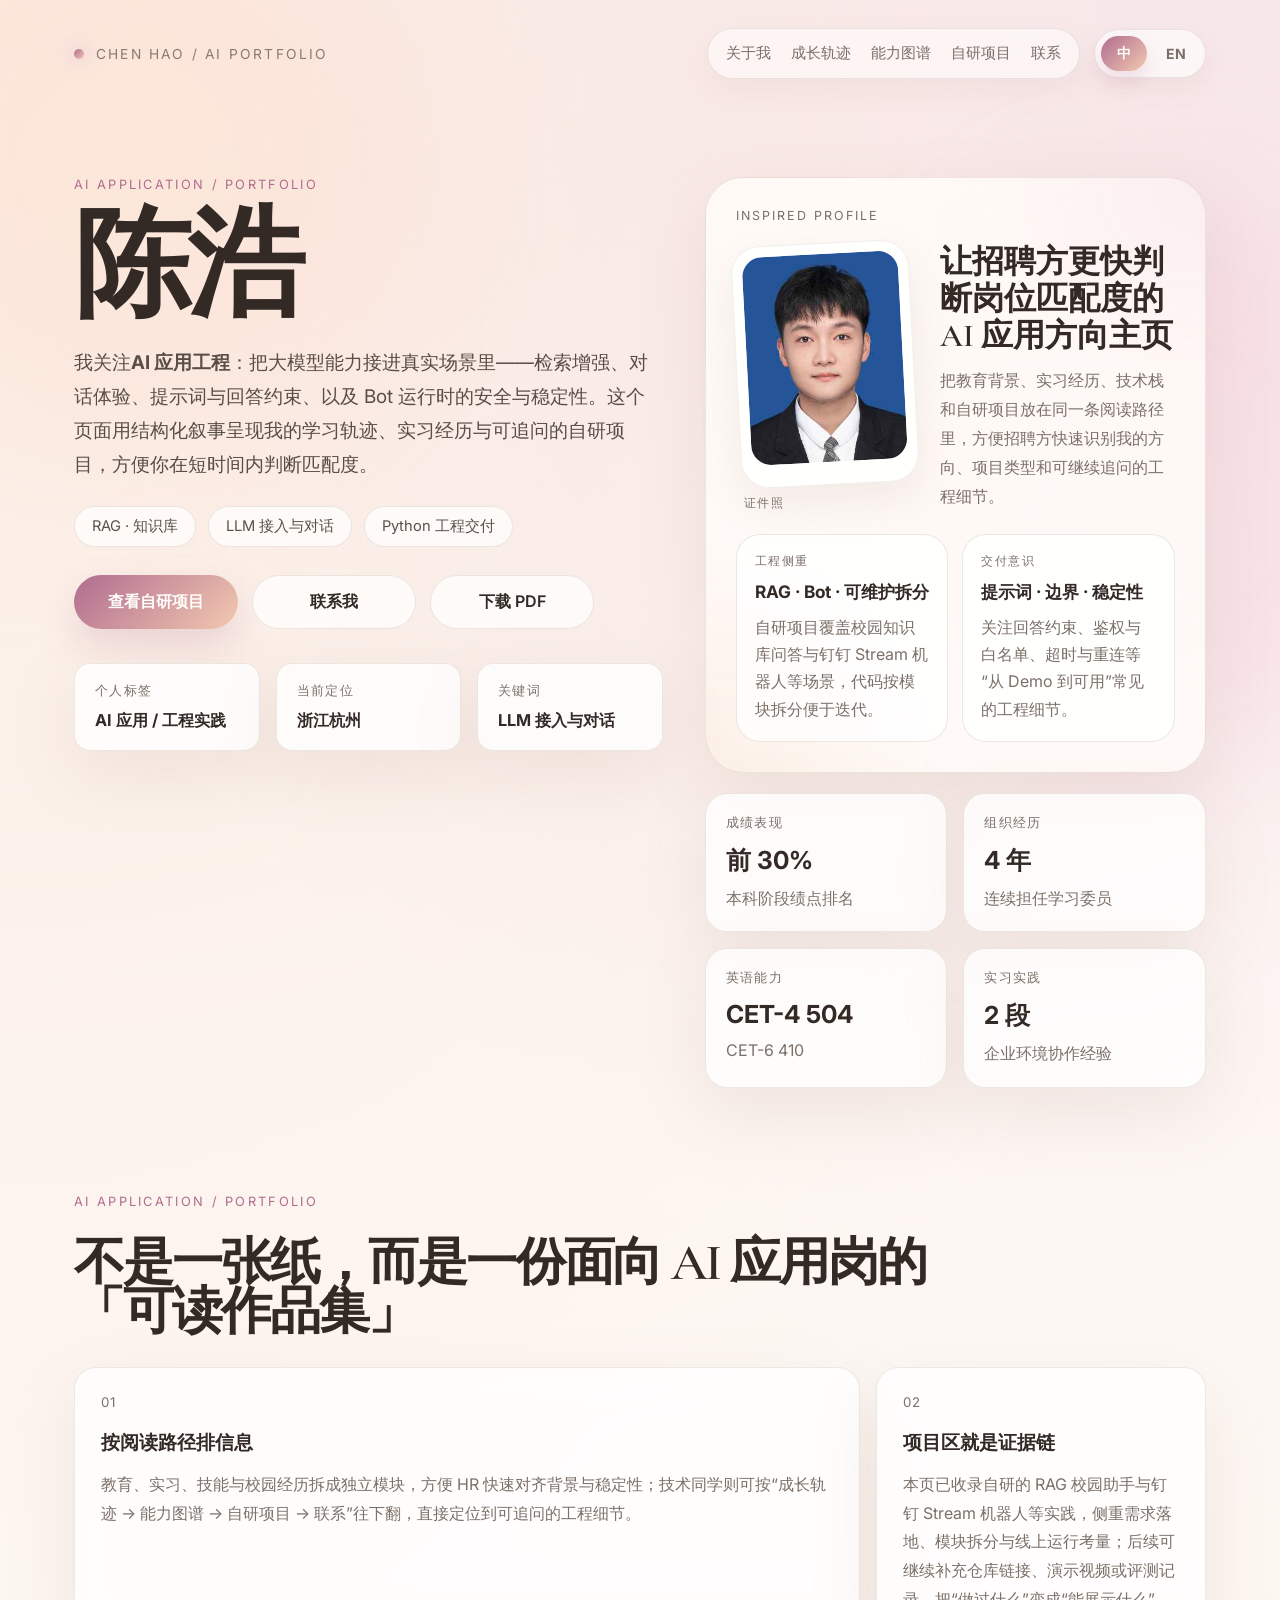
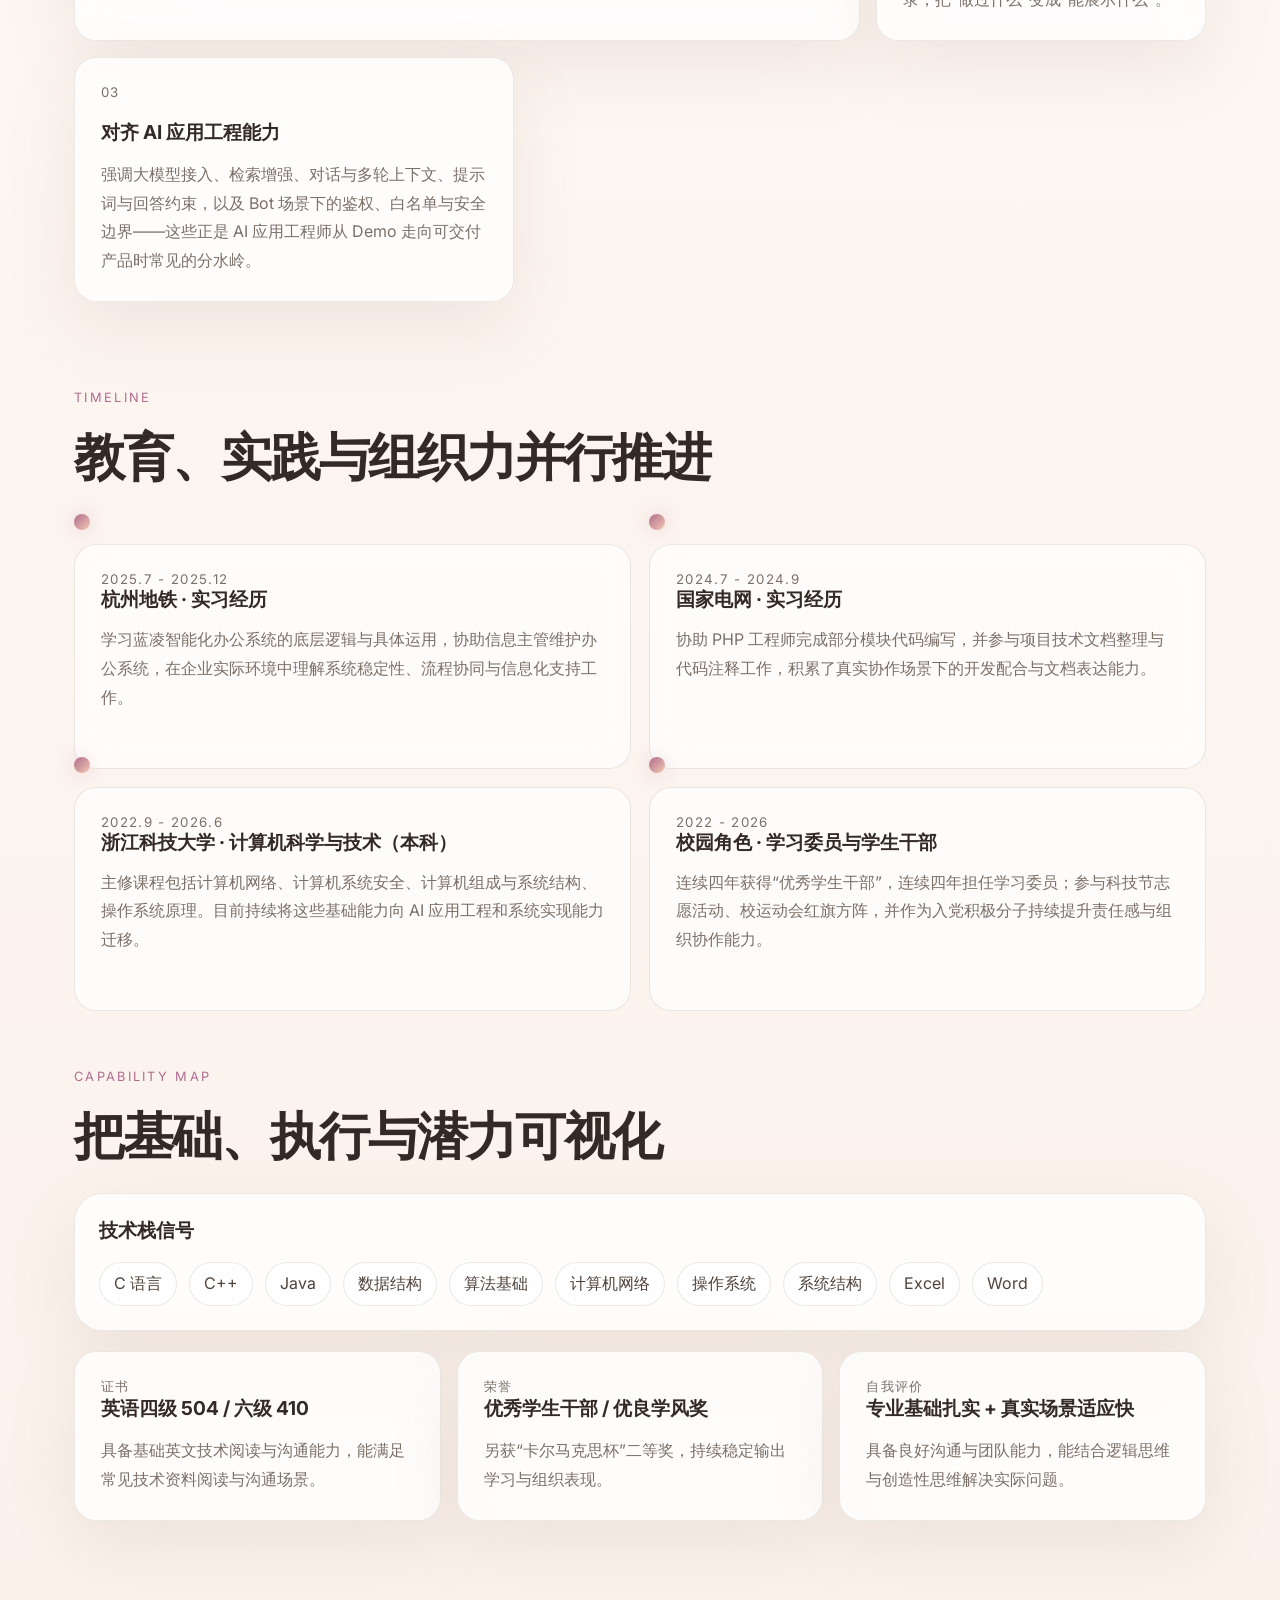
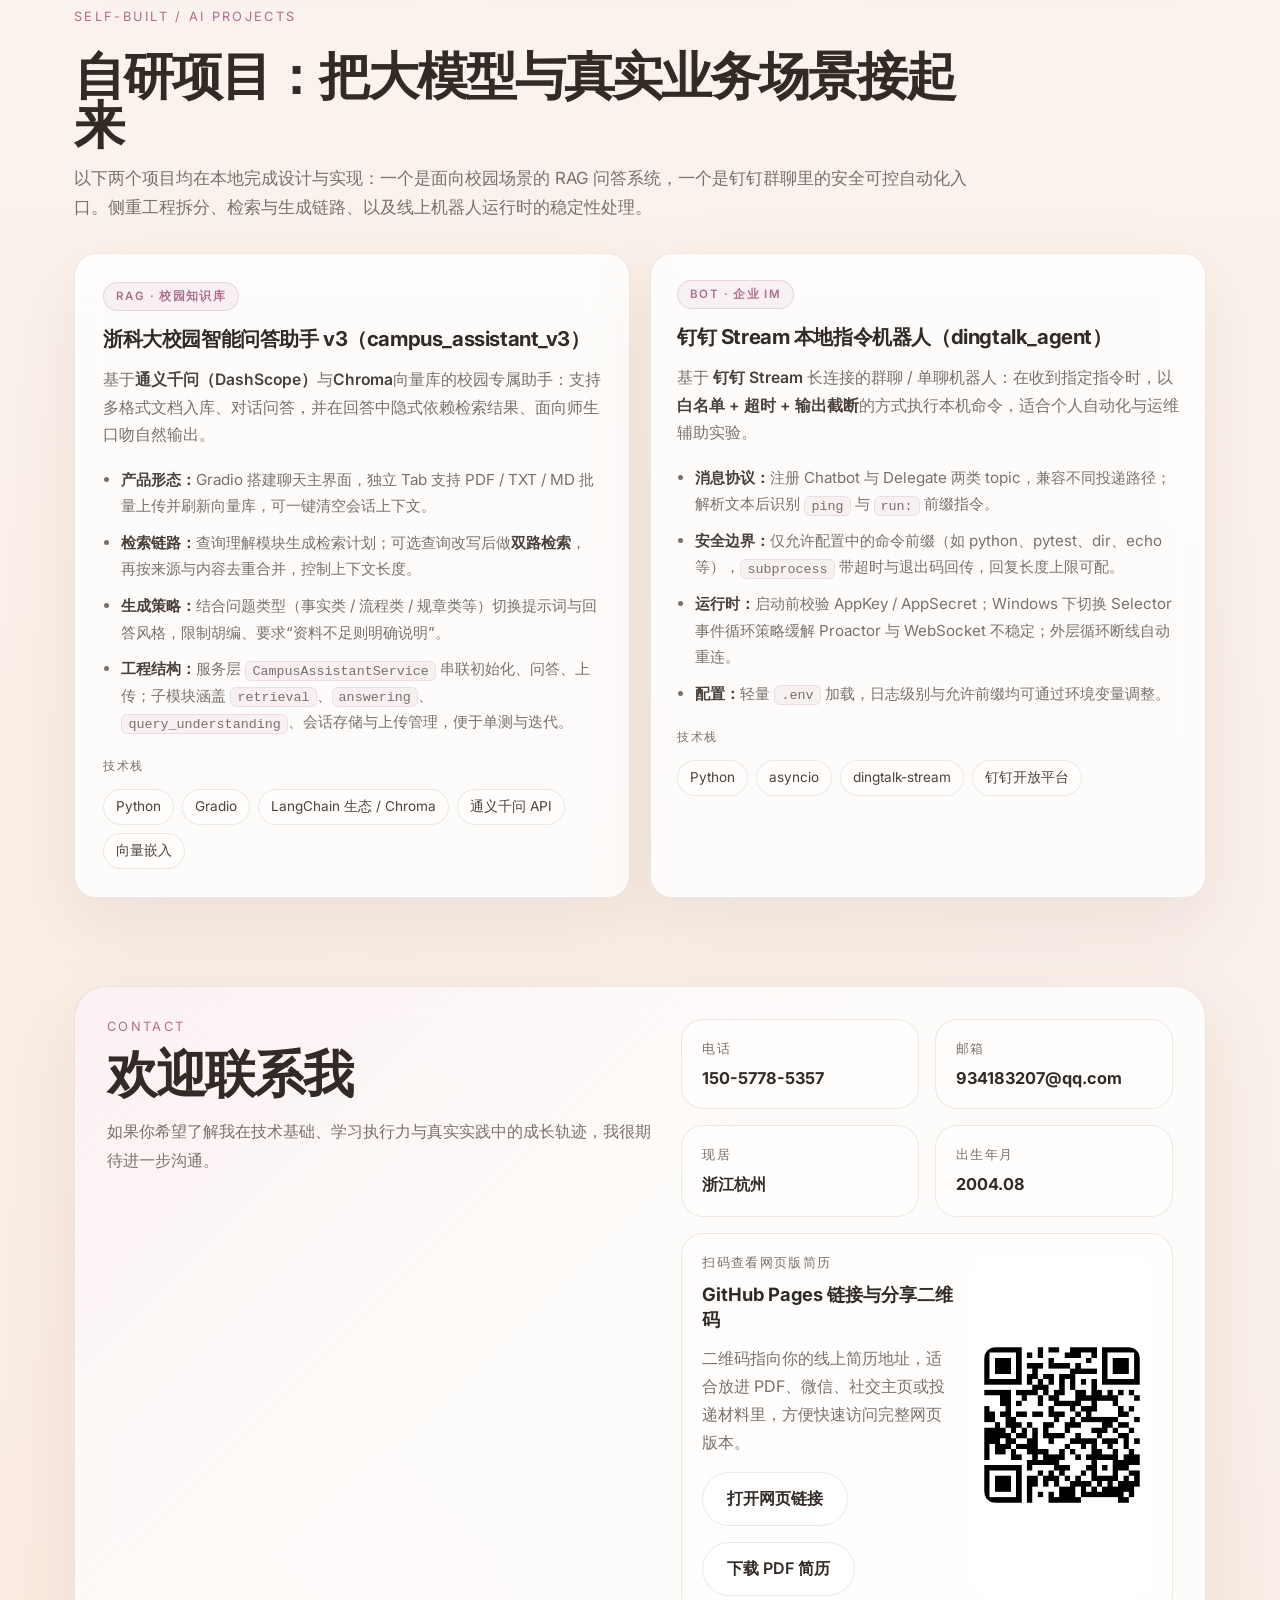
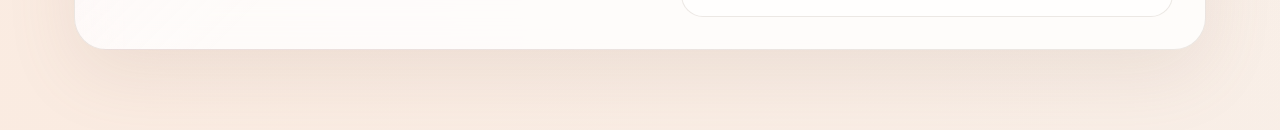
<file: index.html>
<!DOCTYPE html>
<html lang="zh-CN">
<head>
  <meta charset="UTF-8">
  <meta name="viewport" content="width=device-width, initial-scale=1.0">
  <title>陈浩 | AI Portfolio</title>
  <meta
    id="meta-description"
    name="description"
    content="陈浩的个人简历与作品页，面向 AI 应用岗位：大模型接入、RAG 检索增强、对话与钉钉 Bot 等落地实践，并呈现教育、实习与自研项目。"
  >
  <meta name="theme-color" content="#f6efe8">
  <meta property="og:type" content="website">
  <meta id="meta-og-site-name" property="og:site_name" content="Chen Hao AI Portfolio">
  <meta id="meta-og-locale" property="og:locale" content="zh_CN">
  <meta id="meta-og-title" property="og:title" content="陈浩 | AI Portfolio">
  <meta
    id="meta-og-description"
    property="og:description"
    content="大模型接入、RAG 检索增强、对话体验与钉钉 Bot 落地实践，一页快速了解陈浩的 AI 应用方向简历与作品。"
  >
  <meta property="og:url" content="https://yschen499-dotcom.github.io/chenhao-ai/">
  <meta property="og:image" content="https://yschen499-dotcom.github.io/chenhao-ai/assets/chenhao-ai-portfolio-cover.png">
  <meta property="og:image:type" content="image/png">
  <meta property="og:image:width" content="1200">
  <meta property="og:image:height" content="630">
  <meta id="meta-twitter-card" name="twitter:card" content="summary_large_image">
  <meta id="meta-twitter-title" name="twitter:title" content="陈浩 | AI Portfolio">
  <meta
    id="meta-twitter-description"
    name="twitter:description"
    content="大模型接入、RAG 检索增强、对话体验与钉钉 Bot 落地实践，一页快速了解陈浩的 AI 应用方向简历与作品。"
  >
  <meta name="twitter:image" content="https://yschen499-dotcom.github.io/chenhao-ai/assets/chenhao-ai-portfolio-cover.png">
  <link rel="canonical" href="https://yschen499-dotcom.github.io/chenhao-ai/">
  <link rel="preconnect" href="https://fonts.googleapis.com">
  <link rel="preconnect" href="https://fonts.gstatic.com" crossorigin>
  <link
    href="https://fonts.googleapis.com/css2?family=Inter:wght@400;500;600;700;800&display=swap"
    rel="stylesheet"
  >
  <link
    href="https://fonts.googleapis.com/css2?family=Cormorant+Garamond:wght@500;600;700&display=swap"
    rel="stylesheet"
  >
  <link rel="stylesheet" href="styles.css">
</head>
<body>
  <div class="page-shell">
    <div class="background-glow glow-a"></div>
    <div class="background-glow glow-b"></div>
    <div class="grid-overlay"></div>

    <header class="site-header">
      <a class="brand-mark" href="#top">
        <span class="brand-dot"></span>
        <span data-i18n="brand_text">CHEN HAO / AI PORTFOLIO</span>
      </a>
      <div class="header-tools">
        <nav class="site-nav">
          <a href="#about" data-i18n="nav_about">关于我</a>
          <a href="#timeline" data-i18n="nav_timeline">成长轨迹</a>
          <a href="#skills" data-i18n="nav_skills">能力图谱</a>
          <a href="#projects" data-i18n="nav_projects">自研项目</a>
          <a href="#contact" data-i18n="nav_contact">联系</a>
        </nav>
        <div class="lang-toggle" role="group" aria-label="Language toggle">
          <button type="button" class="lang-toggle__button is-active" data-lang-switch="zh">中</button>
          <button type="button" class="lang-toggle__button" data-lang-switch="en">EN</button>
        </div>
      </div>
    </header>

    <main id="top">
      <section class="hero section reveal">
        <div class="hero-copy">
          <p class="eyebrow" data-i18n="hero_eyebrow">AI APPLICATION / PORTFOLIO</p>
          <h1 data-i18n="hero_name">陈浩</h1>
          <p class="hero-summary" data-i18n-html="hero_summary">
            我关注<strong>AI 应用工程</strong>：把大模型能力接进真实场景里——检索增强、对话体验、
            提示词与回答约束、以及 Bot 运行时的安全与稳定性。这个页面用结构化叙事呈现我的学习轨迹、
            实习经历与可追问的自研项目，方便你在短时间内判断匹配度。
          </p>

          <div class="hero-tags">
            <span data-i18n="hero_tag_1">RAG · 知识库</span>
            <span data-i18n="hero_tag_2">LLM 接入与对话</span>
            <span data-i18n="hero_tag_3">Python 工程交付</span>
          </div>

          <div class="hero-actions">
            <a class="button primary" href="#projects" data-i18n="hero_cta_projects">查看自研项目</a>
            <a class="button secondary" href="#contact" data-i18n="hero_cta_contact">联系我</a>
            <a class="button secondary" href="assets/chenhao-ai-portfolio-resume.pdf" download data-i18n="hero_cta_pdf">下载 PDF</a>
          </div>

          <div class="signal-row">
            <div class="signal-card">
              <span class="signal-label" data-i18n="signal_label_1">个人标签</span>
              <strong data-i18n="signal_value_1">AI 应用 / 工程实践</strong>
            </div>
            <div class="signal-card">
              <span class="signal-label" data-i18n="signal_label_2">当前定位</span>
              <strong data-i18n="signal_value_2">浙江杭州</strong>
            </div>
            <div class="signal-card">
              <span class="signal-label" data-i18n="signal_label_3">关键词</span>
              <strong id="keyword-rotator">RAG 与知识库</strong>
            </div>
          </div>
        </div>

        <aside class="hero-panel">
          <div class="showcase-card">
            <span class="showcase-label" data-i18n="showcase_label">INSPIRED PROFILE</span>
            <div class="showcase-main">
              <div class="showcase-avatar">
                <div class="photo-frame">
                  <img class="profile-photo" src="assets/profile-photo.png" alt="陈浩证件照">
                </div>
                <span class="photo-caption" data-i18n="photo_caption">portrait</span>
              </div>
              <div class="showcase-copy">
                <h3 data-i18n="showcase_title">让招聘方更快判断岗位匹配度的 AI 应用方向主页</h3>
                <p data-i18n="showcase_body">
                  把教育背景、实习经历、技术栈和自研项目放在同一条阅读路径里，
                  方便招聘方快速识别我的方向、项目类型和可继续追问的工程细节。
                </p>
              </div>
            </div>

            <div class="showcase-grid">
              <article class="showcase-mini">
                <span data-i18n="showcase_mini_1_label">工程侧重</span>
                <strong data-i18n="showcase_mini_1_title">RAG · Bot · 可维护拆分</strong>
                <p data-i18n="showcase_mini_1_body">自研项目覆盖校园知识库问答与钉钉 Stream 机器人等场景，代码按模块拆分便于迭代。</p>
              </article>
              <article class="showcase-mini">
                <span data-i18n="showcase_mini_2_label">交付意识</span>
                <strong data-i18n="showcase_mini_2_title">提示词 · 边界 · 稳定性</strong>
                <p data-i18n="showcase_mini_2_body">关注回答约束、鉴权与白名单、超时与重连等「从 Demo 到可用」常见的工程细节。</p>
              </article>
            </div>
          </div>

          <div class="metric-grid">
            <article class="metric-card">
              <span data-i18n="metric_1_label">成绩表现</span>
              <strong data-i18n="metric_1_value">前 30%</strong>
              <p data-i18n="metric_1_body">本科阶段绩点排名</p>
            </article>
            <article class="metric-card">
              <span data-i18n="metric_2_label">组织经历</span>
              <strong data-i18n="metric_2_value">4 年</strong>
              <p data-i18n="metric_2_body">连续担任学习委员</p>
            </article>
            <article class="metric-card">
              <span data-i18n="metric_3_label">英语能力</span>
              <strong>CET-4 504</strong>
              <p data-i18n="metric_3_body">CET-6 410</p>
            </article>
            <article class="metric-card">
              <span data-i18n="metric_4_label">实习实践</span>
              <strong data-i18n="metric_4_value">2 段</strong>
              <p data-i18n="metric_4_body">企业环境协作经验</p>
            </article>
          </div>
        </aside>
      </section>

      <section id="about" class="section reveal">
        <div class="section-heading">
          <p class="eyebrow" data-i18n="about_eyebrow">AI APPLICATION / PORTFOLIO</p>
          <h2 data-i18n="about_heading">不是一张纸，而是一份面向 AI 应用岗的「可读作品集」</h2>
        </div>

        <div class="feature-grid">
          <article class="feature-card">
            <span class="feature-index">01</span>
            <h3 data-i18n="feature_1_title">按阅读路径排信息</h3>
            <p data-i18n="feature_1_body">
              教育、实习、技能与校园经历拆成独立模块，方便 HR 快速对齐背景与稳定性；
              技术同学则可按「成长轨迹 → 能力图谱 → 自研项目 → 联系」往下翻，直接定位到可追问的工程细节。
            </p>
          </article>
          <article class="feature-card">
            <span class="feature-index">02</span>
            <h3 data-i18n="feature_2_title">项目区就是证据链</h3>
            <p data-i18n="feature_2_body">
              本页已收录自研的 RAG 校园助手与钉钉 Stream 机器人等实践，侧重需求落地、模块拆分与线上运行考量；
              后续可继续补充仓库链接、演示视频或评测记录，把「做过什么」变成「能展示什么」。
            </p>
          </article>
          <article class="feature-card">
            <span class="feature-index">03</span>
            <h3 data-i18n="feature_3_title">对齐 AI 应用工程能力</h3>
            <p data-i18n="feature_3_body">
              强调大模型接入、检索增强、对话与多轮上下文、提示词与回答约束，以及 Bot 场景下的鉴权、白名单与安全边界——
              这些正是 AI 应用工程师从 Demo 走向可交付产品时常见的分水岭。
            </p>
          </article>
        </div>
      </section>

      <section id="timeline" class="section reveal">
        <div class="section-heading">
          <p class="eyebrow" data-i18n="timeline_eyebrow">TIMELINE</p>
          <h2 data-i18n="timeline_heading">教育、实践与组织力并行推进</h2>
        </div>

        <div class="timeline">
          <article class="timeline-item">
            <div class="timeline-dot"></div>
            <div class="timeline-content">
              <span class="timeline-date">2025.7 - 2025.12</span>
              <h3 data-i18n="timeline_1_title">杭州地铁 · 实习经历</h3>
              <p data-i18n="timeline_1_body">
                学习蓝凌智能化办公系统的底层逻辑与具体运用，协助信息主管维护办公系统，
                在企业实际环境中理解系统稳定性、流程协同与信息化支持工作。
              </p>
            </div>
          </article>

          <article class="timeline-item">
            <div class="timeline-dot"></div>
            <div class="timeline-content">
              <span class="timeline-date">2024.7 - 2024.9</span>
              <h3 data-i18n="timeline_2_title">国家电网 · 实习经历</h3>
              <p data-i18n="timeline_2_body">
                协助 PHP 工程师完成部分模块代码编写，并参与项目技术文档整理与代码注释工作，
                积累了真实协作场景下的开发配合与文档表达能力。
              </p>
            </div>
          </article>

          <article class="timeline-item">
            <div class="timeline-dot"></div>
            <div class="timeline-content">
              <span class="timeline-date">2022.9 - 2026.6</span>
              <h3 data-i18n="timeline_3_title">浙江科技大学 · 计算机科学与技术（本科）</h3>
              <p data-i18n="timeline_3_body">
                主修课程包括计算机网络、计算机系统安全、计算机组成与系统结构、操作系统原理。
                目前持续将这些基础能力向嵌入式与系统开发方向迁移。
              </p>
            </div>
          </article>

          <article class="timeline-item">
            <div class="timeline-dot"></div>
            <div class="timeline-content">
              <span class="timeline-date">2022 - 2026</span>
              <h3 data-i18n="timeline_4_title">校园角色 · 学习委员与学生干部</h3>
              <p data-i18n="timeline_4_body">
                连续四年获得“优秀学生干部”，连续四年担任学习委员；参与科技节志愿活动、
                校运动会红旗方阵，并作为入党积极分子持续提升责任感与组织协作能力。
              </p>
            </div>
          </article>
        </div>
      </section>

      <section id="skills" class="section reveal">
        <div class="section-heading">
          <p class="eyebrow" data-i18n="skills_eyebrow">CAPABILITY MAP</p>
          <h2 data-i18n="skills_heading">把基础、执行与潜力可视化</h2>
        </div>

        <div class="capability-layout">
          <div class="capability-panel">
            <h3 data-i18n="capability_title">技术栈信号</h3>
            <div class="tag-group">
              <span data-i18n="skill_tag_1">C 语言</span>
              <span>C++</span>
              <span>Java</span>
              <span data-i18n="skill_tag_4">数据结构</span>
              <span data-i18n="skill_tag_5">算法基础</span>
              <span data-i18n="skill_tag_6">计算机网络</span>
              <span data-i18n="skill_tag_7">操作系统</span>
              <span data-i18n="skill_tag_8">系统结构</span>
              <span>Excel</span>
              <span>Word</span>
            </div>
          </div>
        </div>

        <div class="highlight-grid">
          <article class="highlight-card">
            <span class="highlight-title" data-i18n="highlight_1_label">证书</span>
            <h3 data-i18n="highlight_1_title">英语四级 504 / 六级 410</h3>
            <p data-i18n="highlight_1_body">具备基础英文技术阅读与沟通能力，能满足常见技术资料阅读与沟通场景。</p>
          </article>
          <article class="highlight-card">
            <span class="highlight-title" data-i18n="highlight_2_label">荣誉</span>
            <h3 data-i18n="highlight_2_title">优秀学生干部 / 优良学风奖</h3>
            <p data-i18n="highlight_2_body">另获“卡尔马克思杯”二等奖，持续稳定输出学习与组织表现。</p>
          </article>
          <article class="highlight-card">
            <span class="highlight-title" data-i18n="highlight_3_label">自我评价</span>
            <h3 data-i18n="highlight_3_title">专业基础扎实 + 真实场景适应快</h3>
            <p data-i18n="highlight_3_body">具备良好沟通与团队能力，能结合逻辑思维与创造性思维解决实际问题。</p>
          </article>
        </div>
      </section>

      <section id="projects" class="section reveal">
        <div class="section-heading">
          <p class="eyebrow" data-i18n="projects_eyebrow">SELF-BUILT / AI PROJECTS</p>
          <h2 data-i18n="projects_heading">自研项目：把大模型与真实业务场景接起来</h2>
          <p class="section-lead" data-i18n="projects_lead">
            以下两个项目均在本地完成设计与实现：一个是面向校园场景的 RAG 问答系统，一个是钉钉群聊里的安全可控自动化入口。
            侧重工程拆分、检索与生成链路、以及线上机器人运行时的稳定性处理。
          </p>
        </div>

        <div class="projects-grid">
          <article class="project-card project-card--main">
            <span class="project-badge" data-i18n="project_1_badge">RAG · 校园知识库</span>
            <h3 data-i18n="project_1_title">浙科大校园智能问答助手 v3（campus_assistant_v3）</h3>
            <p class="project-lead" data-i18n-html="project_1_lead">
              基于<strong>通义千问（DashScope）</strong>与<strong>Chroma</strong>向量库的校园专属助手：支持多格式文档入库、对话问答，并在回答中隐式依赖检索结果、面向师生口吻自然输出。
            </p>
            <ul class="project-list">
              <li data-i18n-html="project_1_list_1"><strong>产品形态：</strong>Gradio 搭建聊天主界面，独立 Tab 支持 PDF / TXT / MD 批量上传并刷新向量库，可一键清空会话上下文。</li>
              <li data-i18n-html="project_1_list_2"><strong>检索链路：</strong>查询理解模块生成检索计划；可选查询改写后做<strong>双路检索</strong>，再按来源与内容去重合并，控制上下文长度。</li>
              <li data-i18n-html="project_1_list_3"><strong>生成策略：</strong>结合问题类型（事实类 / 流程类 / 规章类等）切换提示词与回答风格，限制胡编、要求「资料不足则明确说明」。</li>
              <li data-i18n-html="project_1_list_4"><strong>工程结构：</strong>服务层 <code>CampusAssistantService</code> 串联初始化、问答、上传；子模块涵盖 <code>retrieval</code>、<code>answering</code>、<code>query_understanding</code>、会话存储与上传管理，便于单测与迭代。</li>
            </ul>
            <p class="project-stack-label" data-i18n="project_stack_label">技术栈</p>
            <div class="project-stack">
              <span>Python</span>
              <span>Gradio</span>
              <span>LangChain 生态 / Chroma</span>
              <span>通义千问 API</span>
              <span>向量嵌入</span>
            </div>
          </article>

          <article class="project-card">
            <span class="project-badge" data-i18n="project_2_badge">Bot · 企业 IM</span>
            <h3 data-i18n="project_2_title">钉钉 Stream 本地指令机器人（dingtalk_agent）</h3>
            <p class="project-lead" data-i18n-html="project_2_lead">
              基于 <strong>钉钉 Stream</strong> 长连接的群聊 / 单聊机器人：在收到指定指令时，以<strong>白名单 + 超时 + 输出截断</strong>的方式执行本机命令，适合个人自动化与运维辅助实验。
            </p>
            <ul class="project-list">
              <li data-i18n-html="project_2_list_1"><strong>消息协议：</strong>注册 Chatbot 与 Delegate 两类 topic，兼容不同投递路径；解析文本后识别 <code>ping</code> 与 <code>run:</code> 前缀指令。</li>
              <li data-i18n-html="project_2_list_2"><strong>安全边界：</strong>仅允许配置中的命令前缀（如 python、pytest、dir、echo 等），<code>subprocess</code> 带超时与退出码回传，回复长度上限可配。</li>
              <li data-i18n-html="project_2_list_3"><strong>运行时：</strong>启动前校验 AppKey / AppSecret；Windows 下切换 Selector 事件循环策略缓解 Proactor 与 WebSocket 不稳定；外层循环断线自动重连。</li>
              <li data-i18n-html="project_2_list_4"><strong>配置：</strong>轻量 <code>.env</code> 加载，日志级别与允许前缀均可通过环境变量调整。</li>
            </ul>
            <p class="project-stack-label" data-i18n="project_stack_label">技术栈</p>
            <div class="project-stack">
              <span>Python</span>
              <span>asyncio</span>
              <span>dingtalk-stream</span>
              <span>钉钉开放平台</span>
            </div>
          </article>
        </div>
      </section>

      <section id="contact" class="section reveal">
        <div class="contact-card">
          <div>
            <p class="eyebrow" data-i18n="contact_eyebrow">CONTACT</p>
            <h2 data-i18n="contact_heading">欢迎联系我</h2>
            <p class="contact-copy" data-i18n="contact_copy">
              如果你希望了解我在技术基础、学习执行力与真实实践中的成长轨迹，
              我很期待进一步沟通。
            </p>
          </div>

          <div class="contact-side">
            <div class="contact-grid">
              <a href="tel:15057785357">
                <span data-i18n="contact_phone_label">电话</span>
                <strong>150-5778-5357</strong>
              </a>
              <a href="mailto:934183207@qq.com">
                <span data-i18n="contact_email_label">邮箱</span>
                <strong>934183207@qq.com</strong>
              </a>
              <div>
                <span data-i18n="contact_city_label">现居</span>
                <strong data-i18n="contact_city_value">浙江杭州</strong>
              </div>
              <div>
                <span data-i18n="contact_birth_label">出生年月</span>
                <strong>2004.08</strong>
              </div>
            </div>

            <div class="qr-panel">
              <div class="qr-copy">
                <span class="highlight-title" data-i18n="qr_label">扫码查看网页版简历</span>
                <h3 data-i18n="qr_heading">GitHub Pages 目标链接与分享二维码</h3>
                <p data-i18n="qr_copy">
                  二维码指向你的线上简历地址，启用 GitHub Pages 后即可正式对外访问，
                  很适合放进 PDF、微信、社交主页或投递材料里。
                </p>
                <a
                  class="button secondary qr-link"
                  href="https://yschen499-dotcom.github.io/chenhao-ai/"
                  target="_blank"
                  rel="noreferrer"
                  data-i18n="qr_cta_open"
                >
                  打开公开链接
                </a>
                <a
                  class="button secondary qr-link"
                  href="assets/chenhao-ai-portfolio-resume.pdf"
                  download
                  data-i18n="qr_cta_pdf"
                >
                  下载 PDF 简历
                </a>
              </div>

              <div class="qr-code-card">
                <img src="assets/chenhao-ai-portfolio-qr.png" alt="陈浩网页版简历二维码">
              </div>
            </div>
          </div>
        </div>
      </section>
    </main>
  </div>

  <script src="script.js"></script>
</body>
</html>
</file>
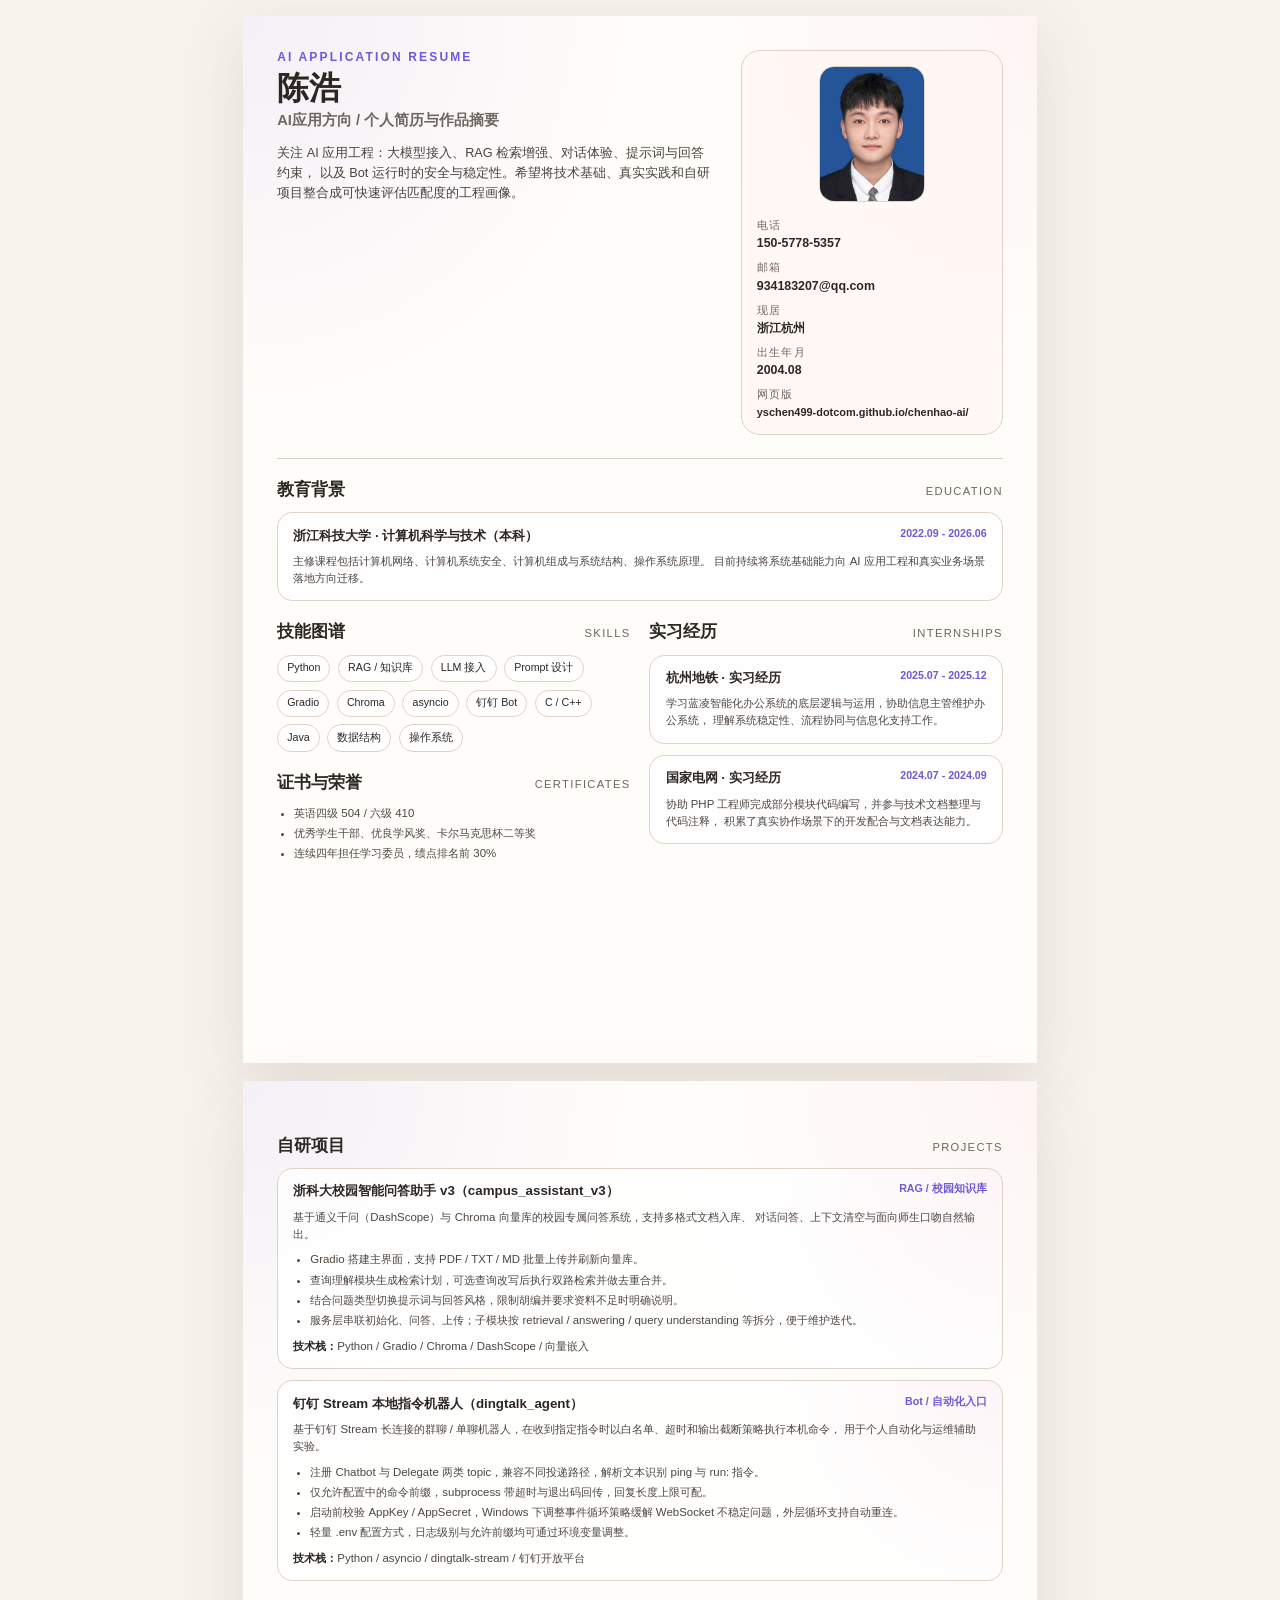
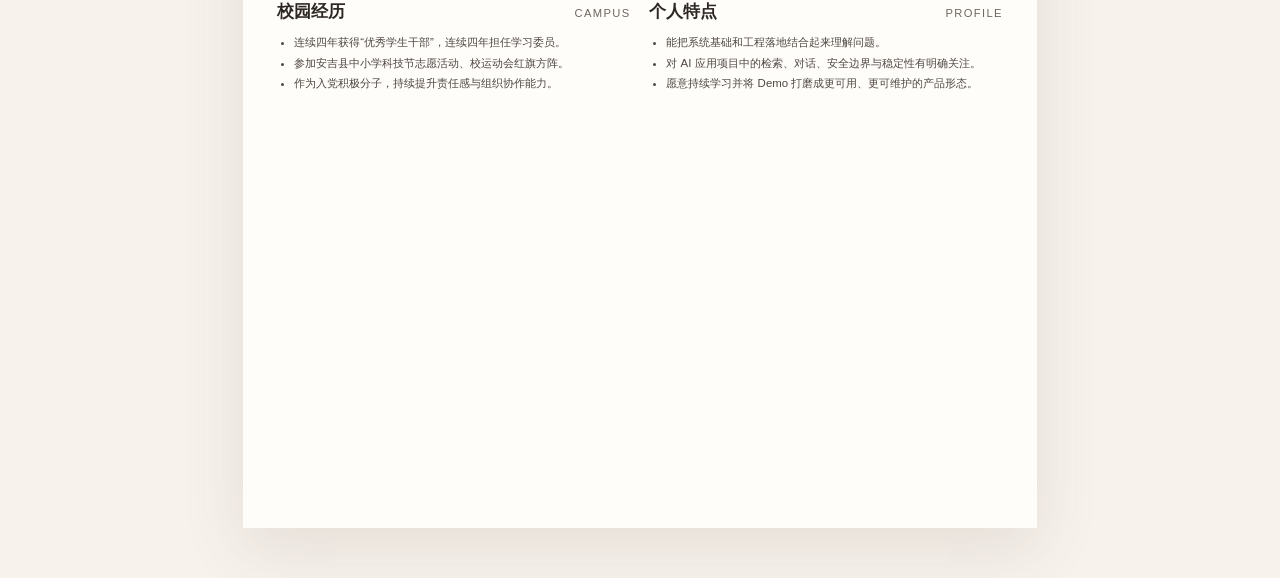
<file: resume-pdf.html>
<!DOCTYPE html>
<html lang="zh-CN">
<head>
  <meta charset="UTF-8">
  <meta name="viewport" content="width=device-width, initial-scale=1.0">
  <title>Chen Hao | AI Portfolio Resume</title>
  <link rel="stylesheet" href="resume-pdf.css">
</head>
<body>
  <main class="resume-document">
    <section class="page">
      <header class="resume-header">
        <div class="resume-intro">
          <p class="eyebrow">AI APPLICATION RESUME</p>
          <h1>陈浩</h1>
          <p class="headline">AI应用方向 / 个人简历与作品摘要</p>
          <p class="summary">
            关注 AI 应用工程：大模型接入、RAG 检索增强、对话体验、提示词与回答约束，
            以及 Bot 运行时的安全与稳定性。希望将技术基础、真实实践和自研项目整合成可快速评估匹配度的工程画像。
          </p>
        </div>

        <aside class="contact-panel">
          <div class="pdf-photo-wrap">
            <img class="pdf-photo" src="assets/profile-photo.png" alt="陈浩证件照">
          </div>
          <div class="contact-item">
            <span>电话</span>
            <strong>150-5778-5357</strong>
          </div>
          <div class="contact-item">
            <span>邮箱</span>
            <strong>934183207@qq.com</strong>
          </div>
          <div class="contact-item">
            <span>现居</span>
            <strong>浙江杭州</strong>
          </div>
          <div class="contact-item">
            <span>出生年月</span>
            <strong>2004.08</strong>
          </div>
          <div class="contact-item contact-link">
            <span>网页版</span>
            <strong>yschen499-dotcom.github.io/chenhao-ai/</strong>
          </div>
        </aside>
      </header>

      <section class="section">
        <div class="section-title-row">
          <h2>教育背景</h2>
          <span>Education</span>
        </div>
        <article class="entry-card">
          <div class="entry-head">
            <h3>浙江科技大学 · 计算机科学与技术（本科）</h3>
            <span>2022.09 - 2026.06</span>
          </div>
          <p>
            主修课程包括计算机网络、计算机系统安全、计算机组成与系统结构、操作系统原理。
            目前持续将系统基础能力向 AI 应用工程和真实业务场景落地方向迁移。
          </p>
        </article>
      </section>

      <section class="two-column">
        <div class="column">
          <section class="section">
            <div class="section-title-row">
              <h2>技能图谱</h2>
              <span>Skills</span>
            </div>
            <div class="tag-grid">
              <span>Python</span>
              <span>RAG / 知识库</span>
              <span>LLM 接入</span>
              <span>Prompt 设计</span>
              <span>Gradio</span>
              <span>Chroma</span>
              <span>asyncio</span>
              <span>钉钉 Bot</span>
              <span>C / C++</span>
              <span>Java</span>
              <span>数据结构</span>
              <span>操作系统</span>
            </div>
          </section>

          <section class="section">
            <div class="section-title-row">
              <h2>证书与荣誉</h2>
              <span>Certificates</span>
            </div>
            <ul class="bullet-list">
              <li>英语四级 504 / 六级 410</li>
              <li>优秀学生干部、优良学风奖、卡尔马克思杯二等奖</li>
              <li>连续四年担任学习委员，绩点排名前 30%</li>
            </ul>
          </section>
        </div>

        <div class="column">
          <section class="section">
            <div class="section-title-row">
              <h2>实习经历</h2>
              <span>Internships</span>
            </div>
            <article class="entry-card compact">
              <div class="entry-head">
                <h3>杭州地铁 · 实习经历</h3>
                <span>2025.07 - 2025.12</span>
              </div>
              <p>
                学习蓝凌智能化办公系统的底层逻辑与运用，协助信息主管维护办公系统，
                理解系统稳定性、流程协同与信息化支持工作。
              </p>
            </article>
            <article class="entry-card compact">
              <div class="entry-head">
                <h3>国家电网 · 实习经历</h3>
                <span>2024.07 - 2024.09</span>
              </div>
              <p>
                协助 PHP 工程师完成部分模块代码编写，并参与技术文档整理与代码注释，
                积累了真实协作场景下的开发配合与文档表达能力。
              </p>
            </article>
          </section>
        </div>
      </section>
    </section>

    <section class="page">
      <section class="section">
        <div class="section-title-row">
          <h2>自研项目</h2>
          <span>Projects</span>
        </div>

        <article class="project-card">
          <div class="entry-head">
            <h3>浙科大校园智能问答助手 v3（campus_assistant_v3）</h3>
            <span>RAG / 校园知识库</span>
          </div>
          <p class="project-summary">
            基于通义千问（DashScope）与 Chroma 向量库的校园专属问答系统，支持多格式文档入库、
            对话问答、上下文清空与面向师生口吻自然输出。
          </p>
          <ul class="bullet-list">
            <li>Gradio 搭建主界面，支持 PDF / TXT / MD 批量上传并刷新向量库。</li>
            <li>查询理解模块生成检索计划，可选查询改写后执行双路检索并做去重合并。</li>
            <li>结合问题类型切换提示词与回答风格，限制胡编并要求资料不足时明确说明。</li>
            <li>服务层串联初始化、问答、上传；子模块按 retrieval / answering / query understanding 等拆分，便于维护迭代。</li>
          </ul>
          <p class="stack-line">
            <strong>技术栈：</strong>Python / Gradio / Chroma / DashScope / 向量嵌入
          </p>
        </article>

        <article class="project-card">
          <div class="entry-head">
            <h3>钉钉 Stream 本地指令机器人（dingtalk_agent）</h3>
            <span>Bot / 自动化入口</span>
          </div>
          <p class="project-summary">
            基于钉钉 Stream 长连接的群聊 / 单聊机器人，在收到指定指令时以白名单、超时和输出截断策略执行本机命令，
            用于个人自动化与运维辅助实验。
          </p>
          <ul class="bullet-list">
            <li>注册 Chatbot 与 Delegate 两类 topic，兼容不同投递路径，解析文本识别 ping 与 run: 指令。</li>
            <li>仅允许配置中的命令前缀，subprocess 带超时与退出码回传，回复长度上限可配。</li>
            <li>启动前校验 AppKey / AppSecret，Windows 下调整事件循环策略缓解 WebSocket 不稳定问题，外层循环支持自动重连。</li>
            <li>轻量 .env 配置方式，日志级别与允许前缀均可通过环境变量调整。</li>
          </ul>
          <p class="stack-line">
            <strong>技术栈：</strong>Python / asyncio / dingtalk-stream / 钉钉开放平台
          </p>
        </article>
      </section>

      <section class="section bottom-grid">
        <div>
          <div class="section-title-row">
            <h2>校园经历</h2>
            <span>Campus</span>
          </div>
          <ul class="bullet-list">
            <li>连续四年获得“优秀学生干部”，连续四年担任学习委员。</li>
            <li>参加安吉县中小学科技节志愿活动、校运动会红旗方阵。</li>
            <li>作为入党积极分子，持续提升责任感与组织协作能力。</li>
          </ul>
        </div>

        <div>
          <div class="section-title-row">
            <h2>个人特点</h2>
            <span>Profile</span>
          </div>
          <ul class="bullet-list">
            <li>能把系统基础和工程落地结合起来理解问题。</li>
            <li>对 AI 应用项目中的检索、对话、安全边界与稳定性有明确关注。</li>
            <li>愿意持续学习并将 Demo 打磨成更可用、更可维护的产品形态。</li>
          </ul>
        </div>
      </section>
    </section>
  </main>
</body>
</html>
</file>
<file: styles.css>
:root {
  --bg: #fbf4ee;
  --bg-soft: rgba(255, 255, 255, 0.78);
  --card: rgba(255, 255, 255, 0.8);
  --card-strong: rgba(255, 255, 255, 0.95);
  --text: #332a26;
  --muted: #7b7068;
  --line: rgba(120, 99, 83, 0.14);
  --primary: #b06c8f;
  --primary-strong: #d19bb7;
  --accent: #f3c9b0;
  --shadow: 0 24px 70px rgba(148, 115, 97, 0.12);
  --radius-xl: 28px;
  --radius-lg: 22px;
  --radius-md: 16px;
  --content-width: 1180px;
}

* {
  box-sizing: border-box;
}

html {
  scroll-behavior: smooth;
}

body {
  margin: 0;
  font-family: "Inter", system-ui, -apple-system, BlinkMacSystemFont, "Segoe UI", sans-serif;
  background:
    radial-gradient(circle at top left, rgba(243, 201, 176, 0.34), transparent 32%),
    radial-gradient(circle at top right, rgba(229, 181, 204, 0.28), transparent 26%),
    radial-gradient(circle at bottom left, rgba(252, 232, 219, 0.55), transparent 30%),
    linear-gradient(180deg, #fffdfb 0%, #fcf4ee 45%, #f8efe8 100%);
  color: var(--text);
  min-height: 100vh;
}

a {
  color: inherit;
  text-decoration: none;
}

button,
a,
span,
div {
  -webkit-tap-highlight-color: transparent;
}

.page-shell {
  position: relative;
  overflow: hidden;
}

.background-glow {
  position: fixed;
  width: 36rem;
  height: 36rem;
  border-radius: 999px;
  filter: blur(70px);
  opacity: 0.24;
  pointer-events: none;
  z-index: 0;
}

.glow-a {
  top: -8rem;
  left: -10rem;
  background: #ffd7c2;
}

.glow-b {
  top: 12rem;
  right: -12rem;
  background: #f2bfd4;
}

.grid-overlay {
  position: fixed;
  inset: 0;
  background-image:
    linear-gradient(rgba(96, 77, 62, 0.035) 1px, transparent 1px),
    linear-gradient(90deg, rgba(96, 77, 62, 0.035) 1px, transparent 1px);
  background-size: 60px 60px;
  mask-image: radial-gradient(circle at center, black 50%, transparent 92%);
  pointer-events: none;
  opacity: 0.16;
  z-index: 0;
}

.site-header,
main {
  position: relative;
  z-index: 1;
}

.site-header {
  max-width: var(--content-width);
  margin: 0 auto;
  padding: 28px 24px 0;
  display: flex;
  align-items: center;
  justify-content: space-between;
  gap: 24px;
}

.header-tools {
  display: flex;
  align-items: center;
  gap: 14px;
}

.brand-mark {
  display: inline-flex;
  align-items: center;
  gap: 12px;
  font-size: 0.86rem;
  letter-spacing: 0.16em;
  color: #8a7a70;
}

.brand-dot {
  width: 10px;
  height: 10px;
  border-radius: 50%;
  background: linear-gradient(135deg, var(--primary), var(--accent));
  box-shadow: 0 0 18px rgba(156, 132, 241, 0.45);
}

.site-nav {
  display: inline-flex;
  align-items: center;
  gap: 20px;
  padding: 14px 18px;
  border: 1px solid var(--line);
  border-radius: 999px;
  background: rgba(255, 255, 255, 0.54);
  backdrop-filter: blur(18px);
  box-shadow: 0 12px 30px rgba(148, 115, 97, 0.08);
}

.site-nav a {
  color: var(--muted);
  font-size: 0.95rem;
  transition: color 180ms ease;
}

.site-nav a.active,
.site-nav a:hover {
  color: var(--text);
}

.lang-toggle {
  display: inline-flex;
  align-items: center;
  gap: 6px;
  padding: 6px;
  border: 1px solid var(--line);
  border-radius: 999px;
  background: rgba(255, 255, 255, 0.62);
  box-shadow: 0 10px 26px rgba(148, 115, 97, 0.08);
}

.lang-toggle__button {
  border: 0;
  background: transparent;
  color: var(--muted);
  min-width: 46px;
  padding: 8px 12px;
  border-radius: 999px;
  cursor: pointer;
  font: inherit;
  font-size: 0.88rem;
  font-weight: 700;
}

.lang-toggle__button.is-active {
  color: #fffdfb;
  background: linear-gradient(135deg, var(--primary), var(--accent));
  box-shadow: 0 10px 20px rgba(176, 108, 143, 0.18);
}

main {
  max-width: var(--content-width);
  margin: 0 auto;
  padding: 34px 24px 80px;
}

.section {
  margin-top: 88px;
}

.hero {
  min-height: calc(100vh - 140px);
  display: grid;
  grid-template-columns: minmax(0, 1.08fr) minmax(360px, 0.92fr);
  align-items: start;
  gap: 42px;
  margin-top: 28px;
  padding: 36px 0 18px;
}

.eyebrow {
  color: var(--primary);
  letter-spacing: 0.18em;
  font-size: 0.8rem;
  text-transform: uppercase;
  margin: 0 0 18px;
}

.hero h1,
.section-heading h2,
.contact-card h2 {
  margin: 0;
  letter-spacing: -0.04em;
  line-height: 0.96;
  font-family: "Cormorant Garamond", "Times New Roman", serif;
  font-weight: 600;
}

.hero h1 {
  font-size: clamp(4.2rem, 10vw, 7.4rem);
}

.hero-role {
  margin: 18px 0 0;
  font-size: clamp(1.2rem, 2.2vw, 1.6rem);
  color: #594d45;
  font-weight: 600;
}

.hero-summary,
.feature-card p,
.timeline-content p,
.highlight-card p,
.roadmap-card p,
.contact-copy {
  color: var(--muted);
  line-height: 1.8;
}

.hero-summary {
  max-width: 640px;
  font-size: clamp(1.08rem, 1.9vw, 1.18rem);
  margin: 22px 0 0;
  color: #584e47;
  font-weight: 400;
}

.hero-tags {
  display: flex;
  flex-wrap: wrap;
  gap: 12px;
  margin-top: 24px;
}

.hero-tags span {
  padding: 10px 17px;
  border-radius: 999px;
  border: 1px solid var(--line);
  background: rgba(255, 255, 255, 0.72);
  color: #5b514a;
  font-size: 0.92rem;
}

.hero-actions {
  display: flex;
  flex-wrap: wrap;
  gap: 14px;
  margin-top: 28px;
}

.button {
  display: inline-flex;
  align-items: center;
  justify-content: center;
  min-width: 164px;
  padding: 15px 24px;
  border-radius: 999px;
  font-weight: 600;
  transition:
    transform 180ms ease,
    border-color 180ms ease,
    background 180ms ease;
}

.button:hover {
  transform: translateY(-2px);
}

.button.primary {
  background: linear-gradient(135deg, var(--primary), var(--accent));
  color: #fffdfb;
  box-shadow: 0 16px 36px rgba(176, 108, 143, 0.22);
}

.button.secondary {
  border: 1px solid var(--line);
  background: rgba(255, 255, 255, 0.72);
}

.signal-row {
  display: grid;
  grid-template-columns: repeat(3, minmax(0, 1fr));
  gap: 16px;
  margin-top: 34px;
}

.signal-card,
.metric-card,
.feature-card,
.capability-panel,
.highlight-card,
.roadmap-card,
.project-card {
  border: 1px solid var(--line);
  background: var(--card);
  backdrop-filter: blur(18px);
  box-shadow: var(--shadow);
}

.signal-card {
  padding: 18px 20px;
  border-radius: var(--radius-md);
}

.signal-label,
.metric-card span,
.highlight-title,
.contact-grid span,
.feature-index,
.timeline-date {
  display: block;
  color: var(--muted);
  font-size: 0.83rem;
  letter-spacing: 0.1em;
  text-transform: uppercase;
}

.signal-card strong,
.contact-grid strong {
  display: block;
  margin-top: 10px;
  font-size: 1.02rem;
}

.hero-panel {
  display: grid;
  gap: 20px;
  align-content: start;
}

.showcase-card {
  padding: 30px;
  border-radius: 38px;
  border: 1px solid var(--line);
  background:
    radial-gradient(circle at top right, rgba(242, 191, 212, 0.2), transparent 28%),
    radial-gradient(circle at bottom left, rgba(243, 201, 176, 0.22), transparent 30%),
    rgba(255, 252, 249, 0.88);
  box-shadow: var(--shadow);
}

.showcase-label {
  display: block;
  color: var(--muted);
  font-size: 0.78rem;
  letter-spacing: 0.16em;
  text-transform: uppercase;
}

.showcase-main {
  display: grid;
  grid-template-columns: 178px minmax(0, 1fr);
  gap: 26px;
  align-items: start;
  margin-top: 20px;
}

.showcase-avatar {
  display: flex;
  flex-direction: column;
  gap: 10px;
}

.photo-frame {
  padding: 10px 10px 22px;
  border-radius: 28px;
  background: rgba(255, 255, 255, 0.95);
  box-shadow: 0 18px 42px rgba(148, 115, 97, 0.12);
  border: 1px solid rgba(120, 99, 83, 0.1);
  transform: rotate(-3deg);
}

.profile-photo {
  display: block;
  width: 100%;
  aspect-ratio: 3 / 4;
  object-fit: cover;
  border-radius: 20px;
  background: linear-gradient(145deg, rgba(243, 201, 176, 0.4), rgba(242, 191, 212, 0.35));
}

.photo-caption {
  font-size: 0.78rem;
  color: var(--muted);
  letter-spacing: 0.12em;
  text-transform: uppercase;
  margin-left: 8px;
}

.showcase-copy h3 {
  margin: 0;
  font-size: 2rem;
  line-height: 1.16;
  font-family: "Cormorant Garamond", "Times New Roman", serif;
  font-weight: 600;
}

.showcase-copy p {
  margin: 12px 0 0;
  color: var(--muted);
  line-height: 1.8;
}

.showcase-grid {
  display: grid;
  grid-template-columns: repeat(2, minmax(0, 1fr));
  gap: 14px;
  margin-top: 22px;
}

.showcase-mini {
  padding: 18px;
  border-radius: 24px;
  border: 1px solid var(--line);
  background: rgba(255, 255, 255, 0.78);
}

.showcase-mini span {
  display: block;
  color: var(--muted);
  font-size: 0.78rem;
  letter-spacing: 0.12em;
  text-transform: uppercase;
}

.showcase-mini strong {
  display: block;
  margin-top: 10px;
  font-size: 1.08rem;
}

.showcase-mini p {
  margin: 10px 0 0;
  color: var(--muted);
  line-height: 1.7;
}

.terminal-card {
  border-radius: var(--radius-xl);
  overflow: hidden;
  background: rgba(255, 255, 255, 0.76);
  border: 1px solid var(--line);
  box-shadow: var(--shadow);
}

.terminal-topbar {
  display: flex;
  gap: 8px;
  padding: 16px 18px;
  border-bottom: 1px solid var(--line);
}

.terminal-topbar span {
  width: 11px;
  height: 11px;
  border-radius: 50%;
  background: rgba(112, 101, 94, 0.22);
}

.terminal-topbar span:first-child {
  background: #ff5f56;
}

.terminal-topbar span:nth-child(2) {
  background: #ffbd2e;
}

.terminal-topbar span:last-child {
  background: #27c93f;
}

.terminal-body {
  padding: 20px 22px 22px;
  font-size: 0.95rem;
  color: #554a42;
}

.terminal-body p {
  margin: 10px 0;
}

.terminal-body ul {
  margin: 14px 0 14px 18px;
  padding: 0;
  color: var(--muted);
  line-height: 1.8;
}

.prompt,
.terminal-accent {
  color: var(--primary);
}

.metric-grid,
.feature-grid,
.highlight-grid,
.roadmap,
.contact-grid,
.contact-side {
  display: grid;
  gap: 16px;
}

.metric-grid {
  grid-template-columns: repeat(2, minmax(0, 1fr));
}

.metric-card {
  padding: 20px;
  border-radius: var(--radius-lg);
  background: rgba(255, 255, 255, 0.78);
}

.metric-card strong {
  display: block;
  margin-top: 12px;
  font-size: 1.55rem;
}

.metric-card p {
  margin: 8px 0 0;
  color: var(--muted);
  line-height: 1.65;
}

.section-heading {
  display: flex;
  flex-direction: column;
  gap: 12px;
  margin-bottom: 30px;
}

.section-heading h2,
.contact-card h2 {
  font-size: clamp(2.4rem, 4vw, 3.9rem);
  max-width: 920px;
}

.feature-grid {
  grid-template-columns: 1.2fr 0.9fr 0.9fr;
  align-items: stretch;
}

.feature-card:first-child {
  grid-column: span 2;
}

.feature-card,
.highlight-card,
.roadmap-card,
.project-card {
  border-radius: var(--radius-lg);
  padding: 26px;
}

.section-lead {
  margin: 0;
  max-width: 920px;
  color: var(--muted);
  font-size: 1.05rem;
  line-height: 1.75;
}

.projects-grid {
  display: grid;
  grid-template-columns: repeat(2, minmax(0, 1fr));
  gap: 20px;
  align-items: stretch;
}

.project-card {
  display: flex;
  flex-direction: column;
  gap: 14px;
}

.project-card--main {
  padding: 28px;
}

.project-badge {
  align-self: flex-start;
  padding: 6px 12px;
  border-radius: 999px;
  font-size: 0.72rem;
  font-weight: 600;
  letter-spacing: 0.12em;
  text-transform: uppercase;
  color: var(--primary);
  border: 1px solid rgba(176, 108, 143, 0.22);
  background: rgba(176, 108, 143, 0.08);
}

.project-card h3 {
  margin: 0;
  font-size: 1.28rem;
  line-height: 1.35;
  letter-spacing: -0.02em;
}

.project-lead {
  margin: 0;
  color: var(--muted);
  line-height: 1.75;
  font-size: 0.98rem;
}

.project-lead strong {
  color: #4a4039;
  font-weight: 600;
}

.project-list {
  margin: 4px 0 0;
  padding-left: 1.15rem;
  color: var(--muted);
  line-height: 1.75;
  font-size: 0.95rem;
}

.project-list li + li {
  margin-top: 10px;
}

.project-list strong {
  color: #4a4039;
  font-weight: 600;
}

.project-list code {
  font-size: 0.88em;
  padding: 0.12em 0.45em;
  border-radius: 6px;
  background: rgba(176, 108, 143, 0.08);
  border: 1px solid rgba(176, 108, 143, 0.15);
}

.project-stack-label {
  margin: 8px 0 0;
  font-size: 0.78rem;
  letter-spacing: 0.14em;
  text-transform: uppercase;
  color: var(--muted);
}

.project-stack {
  display: flex;
  flex-wrap: wrap;
  gap: 8px;
}

.project-stack span {
  padding: 8px 12px;
  border-radius: 999px;
  font-size: 0.85rem;
  border: 1px solid var(--line);
  color: #4f433b;
  background: rgba(255, 255, 255, 0.55);
}

.feature-index {
  margin-bottom: 20px;
}

.feature-card h3,
.timeline-content h3,
.capability-panel h3,
.highlight-card h3,
.roadmap-card h3 {
  margin: 0;
  font-size: 1.2rem;
}

.feature-card p,
.highlight-card p,
.roadmap-card p {
  margin: 14px 0 0;
}

.timeline {
  display: grid;
  grid-template-columns: repeat(2, minmax(0, 1fr));
  gap: 18px;
}

.timeline-item {
  position: relative;
  padding-left: 0;
}

.timeline-item + .timeline-item {
  margin-top: 0;
}

.timeline-dot {
  position: static;
  margin-bottom: 14px;
  width: 16px;
  height: 16px;
  border-radius: 50%;
  background: linear-gradient(135deg, var(--primary), var(--accent));
  box-shadow: 0 0 18px rgba(176, 108, 143, 0.24);
}

.timeline-content {
  border-radius: var(--radius-lg);
  padding: 26px;
  border: 1px solid var(--line);
  background: rgba(255, 255, 255, 0.7);
  backdrop-filter: blur(18px);
  min-height: 100%;
}

.timeline-content p {
  margin: 12px 0 0;
}

.capability-layout {
  display: grid;
  grid-template-columns: 1fr;
  gap: 18px;
}

.capability-panel {
  border-radius: var(--radius-xl);
  padding: 24px;
}

.tag-group {
  display: flex;
  flex-wrap: wrap;
  gap: 12px;
  margin-top: 18px;
}

.tag-group span {
  padding: 10px 14px;
  border-radius: 999px;
  border: 1px solid var(--line);
  color: #4f433b;
  background: rgba(255, 255, 255, 0.58);
}

.skill-bars {
  display: grid;
  gap: 18px;
  margin-top: 20px;
}

.skill-copy {
  display: flex;
  align-items: center;
  justify-content: space-between;
  gap: 12px;
  color: #dbe7fd;
}

.skill-copy strong {
  color: var(--primary);
}

.skill-bar {
  height: 10px;
  margin-top: 10px;
  border-radius: 999px;
  overflow: hidden;
  background: rgba(255, 255, 255, 0.08);
}

.skill-bar span {
  display: block;
  height: 100%;
  border-radius: inherit;
  background: linear-gradient(90deg, var(--primary), var(--accent));
}

.highlight-grid {
  grid-template-columns: repeat(3, minmax(0, 1fr));
  margin-top: 20px;
}

.roadmap {
  grid-template-columns: repeat(3, minmax(0, 1fr));
}

.contact-card {
  display: grid;
  grid-template-columns: minmax(0, 1fr) minmax(280px, 0.9fr);
  gap: 28px;
  padding: 32px;
  border-radius: 32px;
  border: 1px solid var(--line);
  background:
    linear-gradient(135deg, rgba(242, 191, 212, 0.18), rgba(255, 255, 255, 0) 45%),
    rgba(255, 255, 255, 0.8);
  backdrop-filter: blur(20px);
  box-shadow: var(--shadow);
}

.contact-grid {
  grid-template-columns: repeat(2, minmax(0, 1fr));
}

.contact-side {
  align-content: start;
}

.contact-grid a,
.contact-grid div {
  padding: 20px;
  border-radius: var(--radius-lg);
  border: 1px solid var(--line);
  background: rgba(255, 255, 255, 0.52);
}

.qr-panel {
  display: grid;
  grid-template-columns: minmax(0, 1fr) 180px;
  gap: 18px;
  padding: 20px;
  border-radius: var(--radius-lg);
  border: 1px solid var(--line);
  background: rgba(255, 255, 255, 0.52);
}

.qr-copy h3 {
  margin: 10px 0 0;
  font-size: 1.15rem;
}

.qr-copy p {
  margin: 12px 0 0;
  color: var(--muted);
  line-height: 1.75;
}

.qr-link {
  margin-top: 16px;
  min-width: 0;
}

.qr-code-card {
  display: flex;
  align-items: center;
  justify-content: center;
  padding: 12px;
  border-radius: 20px;
  background: rgba(255, 255, 255, 0.92);
}

.qr-code-card img {
  display: block;
  width: 100%;
  max-width: 156px;
  height: auto;
  border-radius: 12px;
}

.contact-copy {
  margin-top: 16px;
  max-width: 640px;
}

.reveal {
  opacity: 0;
  transform: translateY(28px);
  transition:
    opacity 600ms ease,
    transform 600ms ease;
}

.reveal.visible {
  opacity: 1;
  transform: translateY(0);
}

@media (max-width: 1080px) {
  .hero,
  .capability-layout,
  .contact-card {
    grid-template-columns: 1fr;
  }

  .feature-grid,
  .highlight-grid,
  .roadmap {
    grid-template-columns: repeat(2, minmax(0, 1fr));
  }

  .feature-card:first-child {
    grid-column: span 1;
  }

  .timeline {
    grid-template-columns: 1fr;
  }
}

@media (max-width: 760px) {
  .site-header {
    padding-top: 18px;
    flex-direction: column;
    align-items: flex-start;
  }

  .header-tools {
    width: 100%;
    flex-direction: column;
    align-items: stretch;
  }

  .site-nav {
    width: 100%;
    overflow-x: auto;
    justify-content: flex-start;
  }

  .lang-toggle {
    align-self: flex-start;
  }

  main {
    padding-left: 18px;
    padding-right: 18px;
  }

  .hero {
    min-height: auto;
    padding-top: 24px;
  }

  .showcase-main,
  .showcase-grid {
    grid-template-columns: 1fr;
  }

  .showcase-avatar {
    align-items: flex-start;
  }

  .signal-row,
  .metric-grid,
  .feature-grid,
  .highlight-grid,
  .roadmap,
  .projects-grid,
  .contact-grid {
    grid-template-columns: 1fr;
  }

  .qr-panel {
    grid-template-columns: 1fr;
  }

  .qr-code-card {
    max-width: 220px;
  }

  .contact-card {
    padding: 24px;
  }
}
</file>
<file: resume-pdf.css>
@page {
  size: A4;
  margin: 10mm;
}

:root {
  --bg: #f7f2ec;
  --page: #fffdfa;
  --panel: #fff8f4;
  --line: #ded2c8;
  --text: #2d2723;
  --muted: #6e665f;
  --primary: #6f59d8;
  --accent: #efb2c2;
}

* {
  box-sizing: border-box;
}

html,
body {
  margin: 0;
  padding: 0;
  background: var(--bg);
  color: var(--text);
  font-family: "Noto Sans CJK SC", "Microsoft YaHei", "PingFang SC", "Hiragino Sans GB", "Segoe UI", sans-serif;
}

body {
  -webkit-print-color-adjust: exact;
  print-color-adjust: exact;
}

.resume-document {
  width: 210mm;
  margin: 0 auto;
}

.page {
  min-height: 277mm;
  padding: 9mm;
  background:
    radial-gradient(circle at top left, rgba(111, 89, 216, 0.08), transparent 30%),
    radial-gradient(circle at top right, rgba(239, 178, 194, 0.1), transparent 28%),
    var(--page);
  page-break-after: always;
}

.page:last-child {
  page-break-after: auto;
}

.resume-header {
  display: grid;
  grid-template-columns: 1.25fr 0.75fr;
  gap: 7mm;
  padding-bottom: 6mm;
  border-bottom: 1px solid var(--line);
}

.resume-intro {
  align-self: start;
}

.eyebrow {
  margin: 0 0 2mm;
  color: var(--primary);
  font-size: 9pt;
  font-weight: 700;
  letter-spacing: 0.18em;
  text-transform: uppercase;
}

h1 {
  margin: 0;
  font-size: 24pt;
  line-height: 1;
}

.headline {
  margin: 2mm 0 0;
  font-size: 11pt;
  color: var(--muted);
  font-weight: 600;
}

.summary {
  margin: 3.5mm 0 0;
  font-size: 9.5pt;
  line-height: 1.58;
  color: #4a423d;
}

.contact-panel {
  display: grid;
  gap: 2.2mm;
  align-content: start;
  padding: 4mm;
  border: 1px solid var(--line);
  border-radius: 5mm;
  background: rgba(255, 248, 244, 0.9);
}

.pdf-photo-wrap {
  display: flex;
  justify-content: center;
  margin-bottom: 2mm;
}

.pdf-photo {
  width: 28mm;
  height: 36mm;
  object-fit: cover;
  border-radius: 4mm;
  border: 1px solid var(--line);
  background: linear-gradient(145deg, rgba(239, 178, 194, 0.18), rgba(111, 89, 216, 0.12));
}

.contact-item span,
.section-title-row span {
  display: block;
  color: var(--muted);
  font-size: 8.4pt;
  text-transform: uppercase;
  letter-spacing: 0.12em;
}

.contact-item strong {
  display: block;
  margin-top: 0.6mm;
  font-size: 9.3pt;
  line-height: 1.35;
  word-break: break-word;
}

.contact-link strong {
  font-size: 8.2pt;
}

.section {
  margin-top: 5mm;
}

.section-title-row {
  display: flex;
  align-items: baseline;
  justify-content: space-between;
  gap: 3mm;
  margin-bottom: 3mm;
}

.section-title-row h2 {
  margin: 0;
  font-size: 12.6pt;
}

.entry-card,
.project-card {
  padding: 3.5mm 4mm;
  border: 1px solid var(--line);
  border-radius: 4mm;
  background: rgba(255, 255, 255, 0.82);
}

.entry-card + .entry-card,
.project-card + .project-card {
  margin-top: 3mm;
}

.entry-head {
  display: flex;
  align-items: flex-start;
  justify-content: space-between;
  gap: 4mm;
}

.entry-head h3 {
  margin: 0;
  font-size: 10pt;
  line-height: 1.35;
}

.entry-head span {
  color: var(--primary);
  font-size: 8pt;
  font-weight: 700;
  white-space: nowrap;
}

.entry-card p,
.project-summary,
.stack-line,
.bullet-list {
  margin: 2.2mm 0 0;
  font-size: 8.6pt;
  line-height: 1.5;
  color: #4e4640;
}

.two-column,
.bottom-grid {
  display: grid;
  grid-template-columns: 1fr 1fr;
  gap: 5mm;
}

.tag-grid {
  display: flex;
  flex-wrap: wrap;
  gap: 2mm;
}

.tag-grid span {
  padding: 1.5mm 2.4mm;
  border-radius: 999px;
  border: 1px solid var(--line);
  background: rgba(255, 255, 255, 0.92);
  font-size: 8pt;
}

.bullet-list {
  padding-left: 4.5mm;
}

.bullet-list li + li {
  margin-top: 0.8mm;
}

.project-card {
  background:
    radial-gradient(circle at top right, rgba(239, 178, 194, 0.12), transparent 30%),
    rgba(255, 255, 255, 0.85);
}

.stack-line strong {
  color: var(--text);
}

@media screen {
  body {
    padding: 16px 0 32px;
  }

  .page {
    box-shadow: 0 20px 60px rgba(96, 77, 62, 0.12);
    margin-bottom: 18px;
  }
}
</file>
